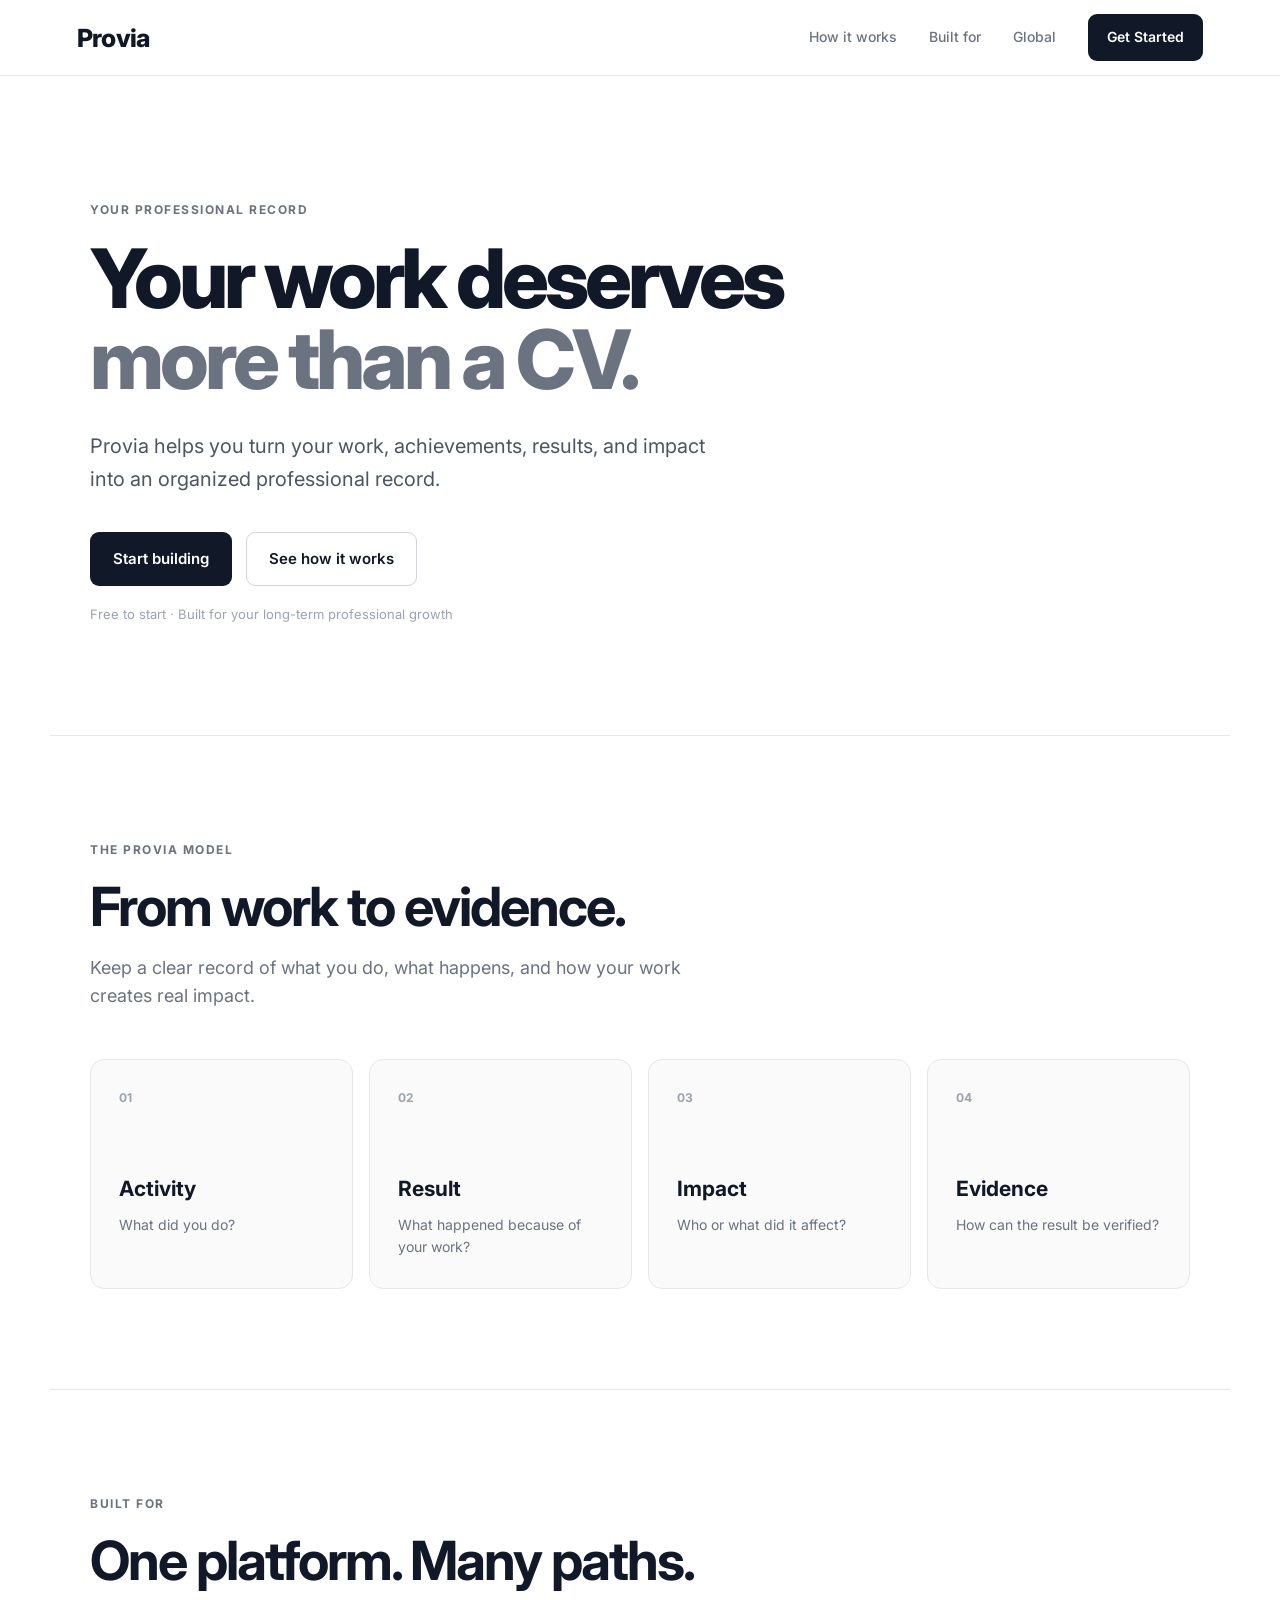
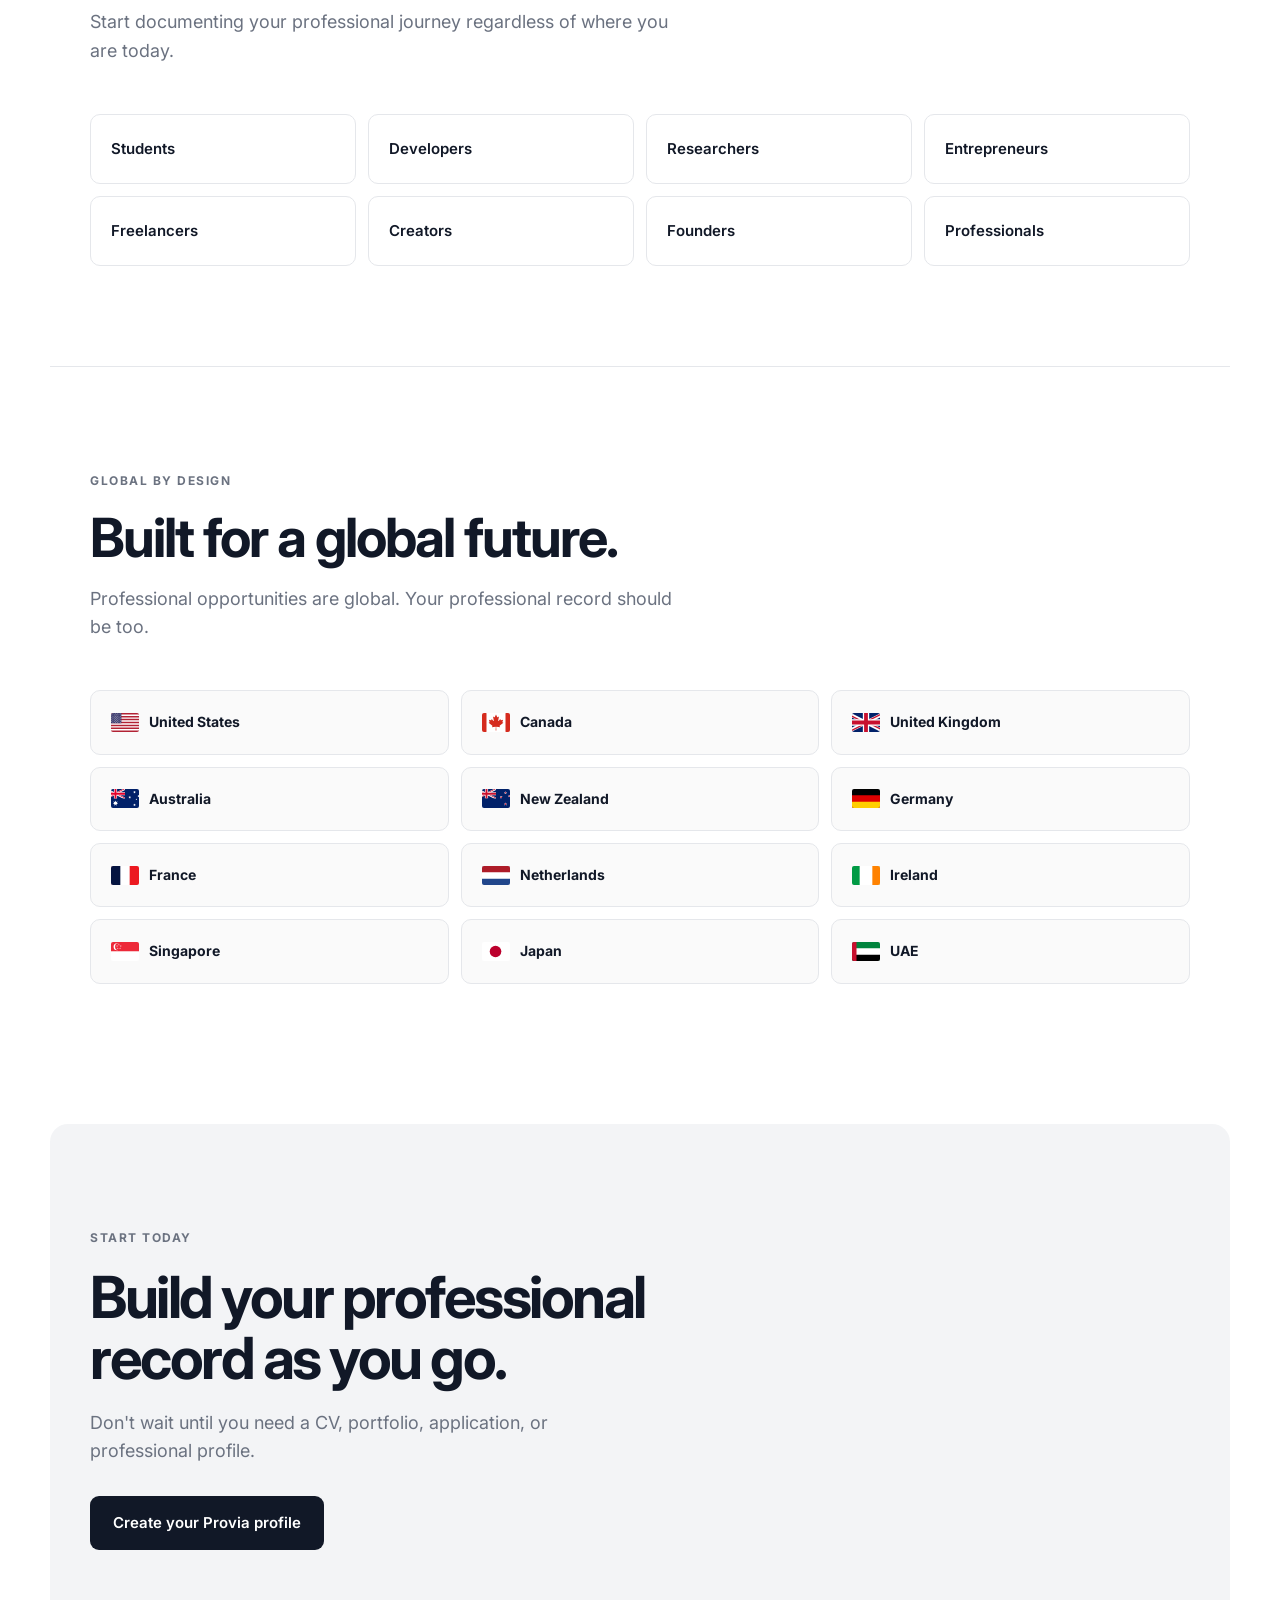
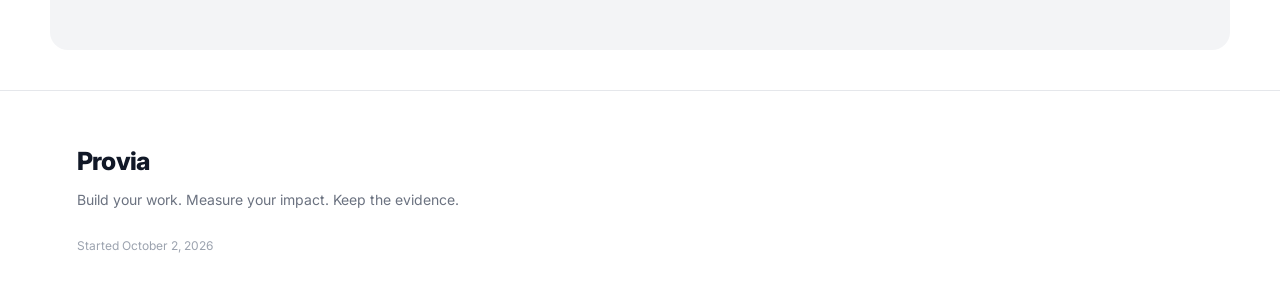
<file: src/index.html>
<!DOCTYPE html>
<html lang="en">
<head>
    <meta charset="UTF-8">
    <meta name="viewport" content="width=device-width, initial-scale=1.0">
    <title>Provia — Build Your Professional Record</title>
    <link rel="stylesheet" href="style.css">
</head>
<body>

    <header class="navbar">
        <a href="index.html" class="logo">Provia</a>

        <nav>
            <a href="#how-it-works">How it works</a>
            <a href="#built-for">Built for</a>
            <a href="#global">Global</a>
        </nav>

        <a href="signup.html" class="nav-button">Get Started</a>
    </header>

    <main>

        <section class="hero">
            <div class="hero-content">
                <span class="eyebrow">YOUR PROFESSIONAL RECORD</span>

                <h1>
                    Your work deserves
                    <span>more than a CV.</span>
                </h1>

                <p class="hero-text">
                    Provia helps you turn your work, achievements,
                    results, and impact into an organized professional record.
                </p>

                <div class="hero-actions">
                    <a href="signup.html" class="primary-button">Start building</a>
                    <a href="#how-it-works" class="secondary-button">See how it works</a>
                </div>

                <p class="hero-note">
                    Free to start · Built for your long-term professional growth
                </p>
            </div>
        </section>

        <section class="process" id="how-it-works">
            <div class="section-heading">
                <span class="eyebrow">THE PROVIA MODEL</span>
                <h2>From work to evidence.</h2>
                <p>
                    Keep a clear record of what you do, what happens,
                    and how your work creates real impact.
                </p>
            </div>

            <div class="process-grid">

                <article class="process-card">
                    <span class="card-number">01</span>
                    <h3>Activity</h3>
                    <p>What did you do?</p>
                </article>

                <article class="process-card">
                    <span class="card-number">02</span>
                    <h3>Result</h3>
                    <p>What happened because of your work?</p>
                </article>

                <article class="process-card">
                    <span class="card-number">03</span>
                    <h3>Impact</h3>
                    <p>Who or what did it affect?</p>
                </article>

                <article class="process-card">
                    <span class="card-number">04</span>
                    <h3>Evidence</h3>
                    <p>How can the result be verified?</p>
                </article>

            </div>
        </section>

        <section class="built-for" id="built-for">
            <div class="section-heading">
                <span class="eyebrow">BUILT FOR</span>
                <h2>One platform. Many paths.</h2>
                <p>
                    Start documenting your professional journey
                    regardless of where you are today.
                </p>
            </div>

            <div class="audience-grid">
                <div>Students</div>
                <div>Developers</div>
                <div>Researchers</div>
                <div>Entrepreneurs</div>
                <div>Freelancers</div>
                <div>Creators</div>
                <div>Founders</div>
                <div>Professionals</div>
            </div>
        </section>

        <section class="global" id="global">
            <div class="section-heading">
                <span class="eyebrow">GLOBAL BY DESIGN</span>
                <h2>Built for a global future.</h2>
                <p>
                    Professional opportunities are global.
                    Your professional record should be too.
                </p>
            </div>

            <div class="countries">

                <div class="country">
                    <img class="flag" src="assets/flags/us.svg" alt="">
                    <strong>United States</strong>
                </div>

                <div class="country">
                    <img class="flag" src="assets/flags/ca.svg" alt="">
                    <strong>Canada</strong>
                </div>

                <div class="country">
                    <img class="flag" src="assets/flags/gb.svg" alt="">
                    <strong>United Kingdom</strong>
                </div>

                <div class="country">
                    <img class="flag" src="assets/flags/au.svg" alt="">
                    <strong>Australia</strong>
                </div>

                <div class="country">
                    <img class="flag" src="assets/flags/nz.svg" alt="">
                    <strong>New Zealand</strong>
                </div>

                <div class="country">
                    <img class="flag" src="assets/flags/de.svg" alt="">
                    <strong>Germany</strong>
                </div>

                <div class="country">
                    <img class="flag" src="assets/flags/fr.svg" alt="">
                    <strong>France</strong>
                </div>

                <div class="country">
                    <img class="flag" src="assets/flags/nl.svg" alt="">
                    <strong>Netherlands</strong>
                </div>

                <div class="country">
                    <img class="flag" src="assets/flags/ie.svg" alt="">
                    <strong>Ireland</strong>
                </div>

                <div class="country">
                    <img class="flag" src="assets/flags/sg.svg" alt="">
                    <strong>Singapore</strong>
                </div>

                <div class="country">
                    <img class="flag" src="assets/flags/jp.svg" alt="">
                    <strong>Japan</strong>
                </div>

                <div class="country">
                    <img class="flag" src="assets/flags/ae.svg" alt="">
                    <strong>UAE</strong>
                </div>

            </div>
        </section>

        <section class="final-cta">
            <span class="eyebrow">START TODAY</span>

            <h2>
                Build your professional
                record as you go.
            </h2>

            <p>
                Don't wait until you need a CV, portfolio,
                application, or professional profile.
            </p>

            <a href="signup.html" class="primary-button">
                Create your Provia profile
            </a>
        </section>

    </main>

    <footer>
        <div class="footer-logo">Provia</div>
        <p>Build your work. Measure your impact. Keep the evidence.</p>
        <p class="copyright">Started October 2, 2026</p>
    </footer>

</body>
</html>
</file>
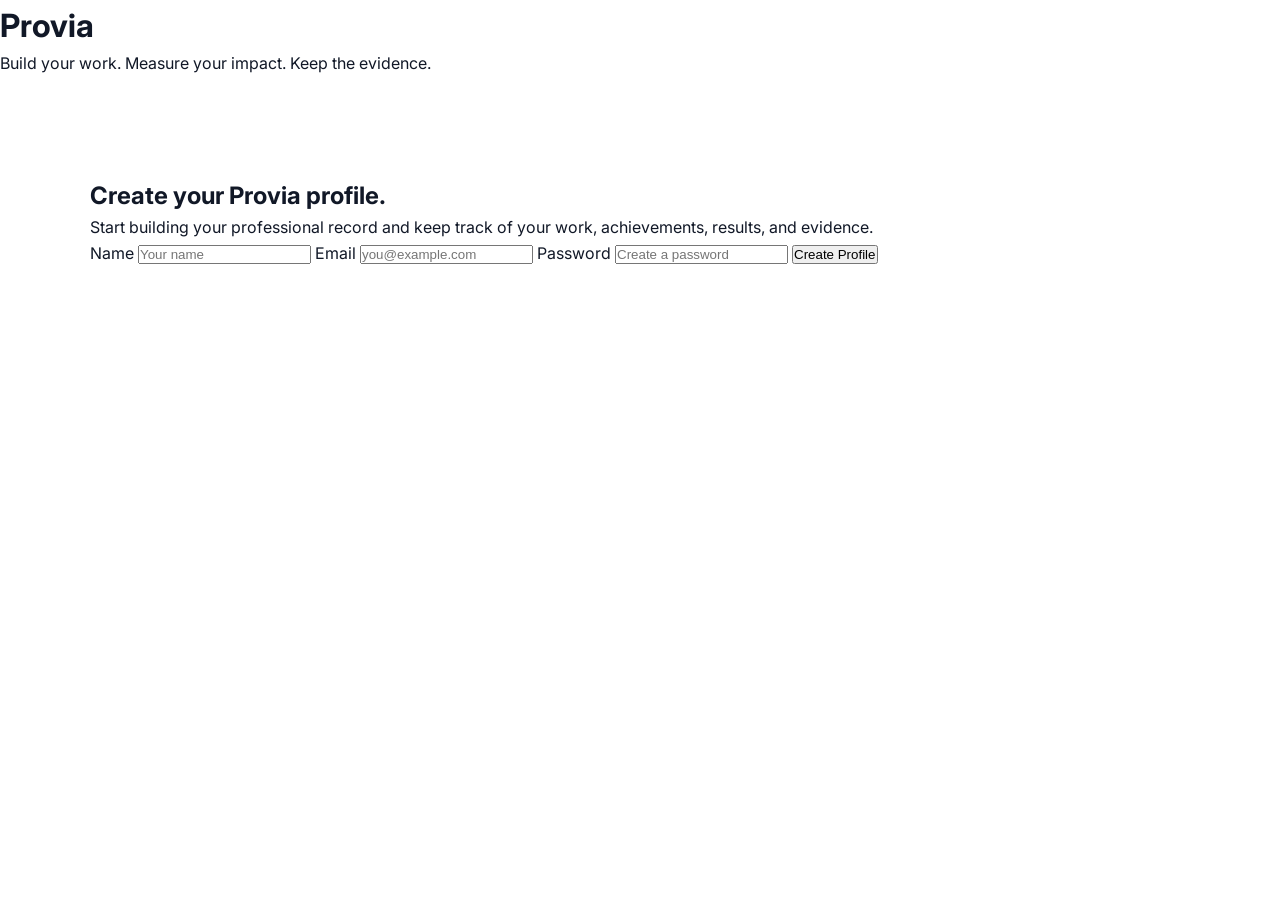
<file: src/signup.html>
<!DOCTYPE html>
<html lang="en">
<head>
    <meta charset="UTF-8">
    <meta name="viewport" content="width=device-width, initial-scale=1.0">
    <title>Sign Up — Provia</title>
    <link rel="stylesheet" href="style.css">
</head>
<body>

    <header>
        <h1>Provia</h1>
        <p>Build your work. Measure your impact. Keep the evidence.</p>
    </header>

    <main>
        <section>
            <h2>Create your Provia profile.</h2>

            <p>
                Start building your professional record and keep track
                of your work, achievements, results, and evidence.
            </p>

            <form>
                <label for="name">Name</label>
                <input type="text" id="name" name="name" placeholder="Your name">

                

                <label for="email">Email</label>
                <input type="email" id="email" name="email" placeholder="you@example.com">

                

                <label for="password">Password</label>
                <input type="password" id="password" name="password" placeholder="Create a password">

                

                <button type="submit">Create Profile</button>
            </form>
        </section>
    </main>

</body>
</html>
</file>
<file: src/style.css>
@import url('https://fonts.googleapis.com/css2?family=Inter:wght@400;500;600;700;800&display=swap');

* {
    box-sizing: border-box;
    margin: 0;
    padding: 0;
}

html {
    scroll-behavior: smooth;
}

body {
    font-family: "Inter", Arial, sans-serif;
    background: #ffffff;
    color: #111827;
    line-height: 1.6;
}

a {
    color: inherit;
    text-decoration: none;
}

.navbar {
    height: 76px;
    padding: 0 6%;
    display: flex;
    align-items: center;
    justify-content: space-between;
    border-bottom: 1px solid #e5e7eb;
    background: rgba(255, 255, 255, 0.95);
}

.logo,
.footer-logo {
    font-size: 25px;
    font-weight: 800;
    letter-spacing: -0.7px;
}

.navbar nav {
    display: flex;
    gap: 32px;
    margin-left: auto;
    margin-right: 32px;
}

.navbar nav a {
    font-size: 14px;
    font-weight: 500;
    color: #6b7280;
    transition: color 0.2s ease;
}

.navbar nav a:hover {
    color: #111827;
}

.nav-button,
.primary-button {
    display: inline-flex;
    align-items: center;
    justify-content: center;
    background: #111827;
    color: #ffffff;
    border-radius: 9px;
    font-size: 14px;
    font-weight: 600;
    padding: 12px 19px;
    transition: transform 0.2s ease, opacity 0.2s ease;
}

.nav-button:hover,
.primary-button:hover {
    transform: translateY(-1px);
    opacity: 0.9;
}

.hero {
    max-width: 1180px;
    margin: 0 auto;
    padding: 120px 40px 110px;
}

.hero-content {
    max-width: 820px;
}

.eyebrow {
    display: inline-block;
    margin-bottom: 20px;
    font-size: 12px;
    font-weight: 700;
    letter-spacing: 1.5px;
    color: #6b7280;
}

.hero h1 {
    font-size: clamp(48px, 7vw, 82px);
    line-height: 0.98;
    letter-spacing: -4px;
    font-weight: 800;
    max-width: 850px;
}

.hero h1 span {
    display: block;
    color: #6b7280;
}

.hero-text {
    max-width: 650px;
    margin-top: 30px;
    font-size: 20px;
    line-height: 1.65;
    color: #4b5563;
}

.hero-actions {
    display: flex;
    align-items: center;
    gap: 14px;
    margin-top: 36px;
}

.primary-button {
    padding: 15px 23px;
    font-size: 15px;
}

.secondary-button {
    padding: 14px 22px;
    border: 1px solid #d1d5db;
    border-radius: 9px;
    font-size: 15px;
    font-weight: 600;
    transition: background 0.2s ease;
}

.secondary-button:hover {
    background: #f9fafb;
}

.hero-note {
    margin-top: 18px;
    font-size: 13px;
    color: #9ca3af;
}

section {
    max-width: 1180px;
    margin: 0 auto;
    padding: 100px 40px;
}

.section-heading {
    max-width: 650px;
    margin-bottom: 48px;
}

.section-heading h2 {
    font-size: clamp(36px, 5vw, 54px);
    line-height: 1.05;
    letter-spacing: -2px;
    margin-bottom: 18px;
}

.section-heading p {
    font-size: 18px;
    color: #6b7280;
    max-width: 600px;
}

.process {
    border-top: 1px solid #e5e7eb;
}

.process-grid {
    display: grid;
    grid-template-columns: repeat(4, 1fr);
    gap: 16px;
}

.process-card {
    min-height: 230px;
    padding: 28px;
    border: 1px solid #e5e7eb;
    border-radius: 14px;
    background: #fafafa;
    transition: transform 0.2s ease, box-shadow 0.2s ease;
}

.process-card:hover {
    transform: translateY(-4px);
    box-shadow: 0 12px 30px rgba(17, 24, 39, 0.08);
}

.card-number {
    display: block;
    margin-bottom: 65px;
    font-size: 12px;
    font-weight: 700;
    color: #9ca3af;
}

.process-card h3 {
    font-size: 21px;
    margin-bottom: 8px;
}

.process-card p {
    font-size: 14px;
    color: #6b7280;
}

.built-for {
    border-top: 1px solid #e5e7eb;
}

.audience-grid {
    display: grid;
    grid-template-columns: repeat(4, 1fr);
    gap: 12px;
}

.audience-grid div {
    padding: 22px 20px;
    border: 1px solid #e5e7eb;
    border-radius: 10px;
    font-size: 15px;
    font-weight: 600;
    background: #ffffff;
}

.global {
    border-top: 1px solid #e5e7eb;
}

.countries {
    display: grid;
    grid-template-columns: repeat(3, 1fr);
    gap: 12px;
}

.country {
    display: flex;
    align-items: center;
    gap: 14px;
    padding: 20px;
    border: 1px solid #e5e7eb;
    border-radius: 10px;
    background: #fafafa;
}

.country span {
    font-size: 27px;
}

.country strong {
    font-size: 14px;
}

.final-cta {
    max-width: 1180px;
    margin-top: 40px;
    margin-bottom: 40px;
    padding: 100px 40px;
    border-radius: 18px;
    background: #f3f4f6;
}

.final-cta h2 {
    max-width: 700px;
    font-size: clamp(38px, 5vw, 58px);
    line-height: 1.05;
    letter-spacing: -2.5px;
    margin-bottom: 20px;
}

.final-cta p {
    max-width: 560px;
    margin-bottom: 30px;
    font-size: 18px;
    color: #6b7280;
}

footer {
    padding: 50px 6%;
    border-top: 1px solid #e5e7eb;
}

footer p {
    margin-top: 8px;
    font-size: 14px;
    color: #6b7280;
}

footer .copyright {
    margin-top: 24px;
    font-size: 12px;
    color: #9ca3af;
}

max-width: 800px {
    .navbar {
        padding: 0 20px;
    }

    .navbar nav {
        display: none;
    }

    .hero {
        padding: 80px 24px;
    }

    .hero h1 {
        letter-spacing: -2.5px;
    }

    section {
        padding: 75px 24px;
    }

    .process-grid {
        grid-template-columns: repeat(2, 1fr);
    }

    .audience-grid {
        grid-template-columns: repeat(2, 1fr);
    }

    .countries {
        grid-template-columns: repeat(2, 1fr);
    }

    .final-cta {
        margin: 20px 16px 40px;
        padding: 70px 28px;
    }
}

max-width: 520px {
    .nav-button {
        padding: 10px 14px;
    }

    .hero {
        padding-top: 65px;
    }

    .hero h1 {
        font-size: 45px;
    }

    .hero-text {
        font-size: 17px;
    }

    .hero-actions {
        flex-direction: column;
        align-items: stretch;
    }

    .primary-button,
    .secondary-button {
        width: 100%;
        text-align: center;
    }

    .process-grid,
    .audience-grid,
    .countries {
        grid-template-columns: 1fr;
    }

    .process-card {
        min-height: 190px;
    }

    .card-number {
        margin-bottom: 40px;
    }
}



.country {
    display: flex;
    align-items: center;
    gap: 10px;
}

.country .flag {
    width: 28px;
    height: 19px;
    object-fit: cover;
    flex: 0 0 28px;
    display: block;
    border-radius: 2px;
}
</file>
